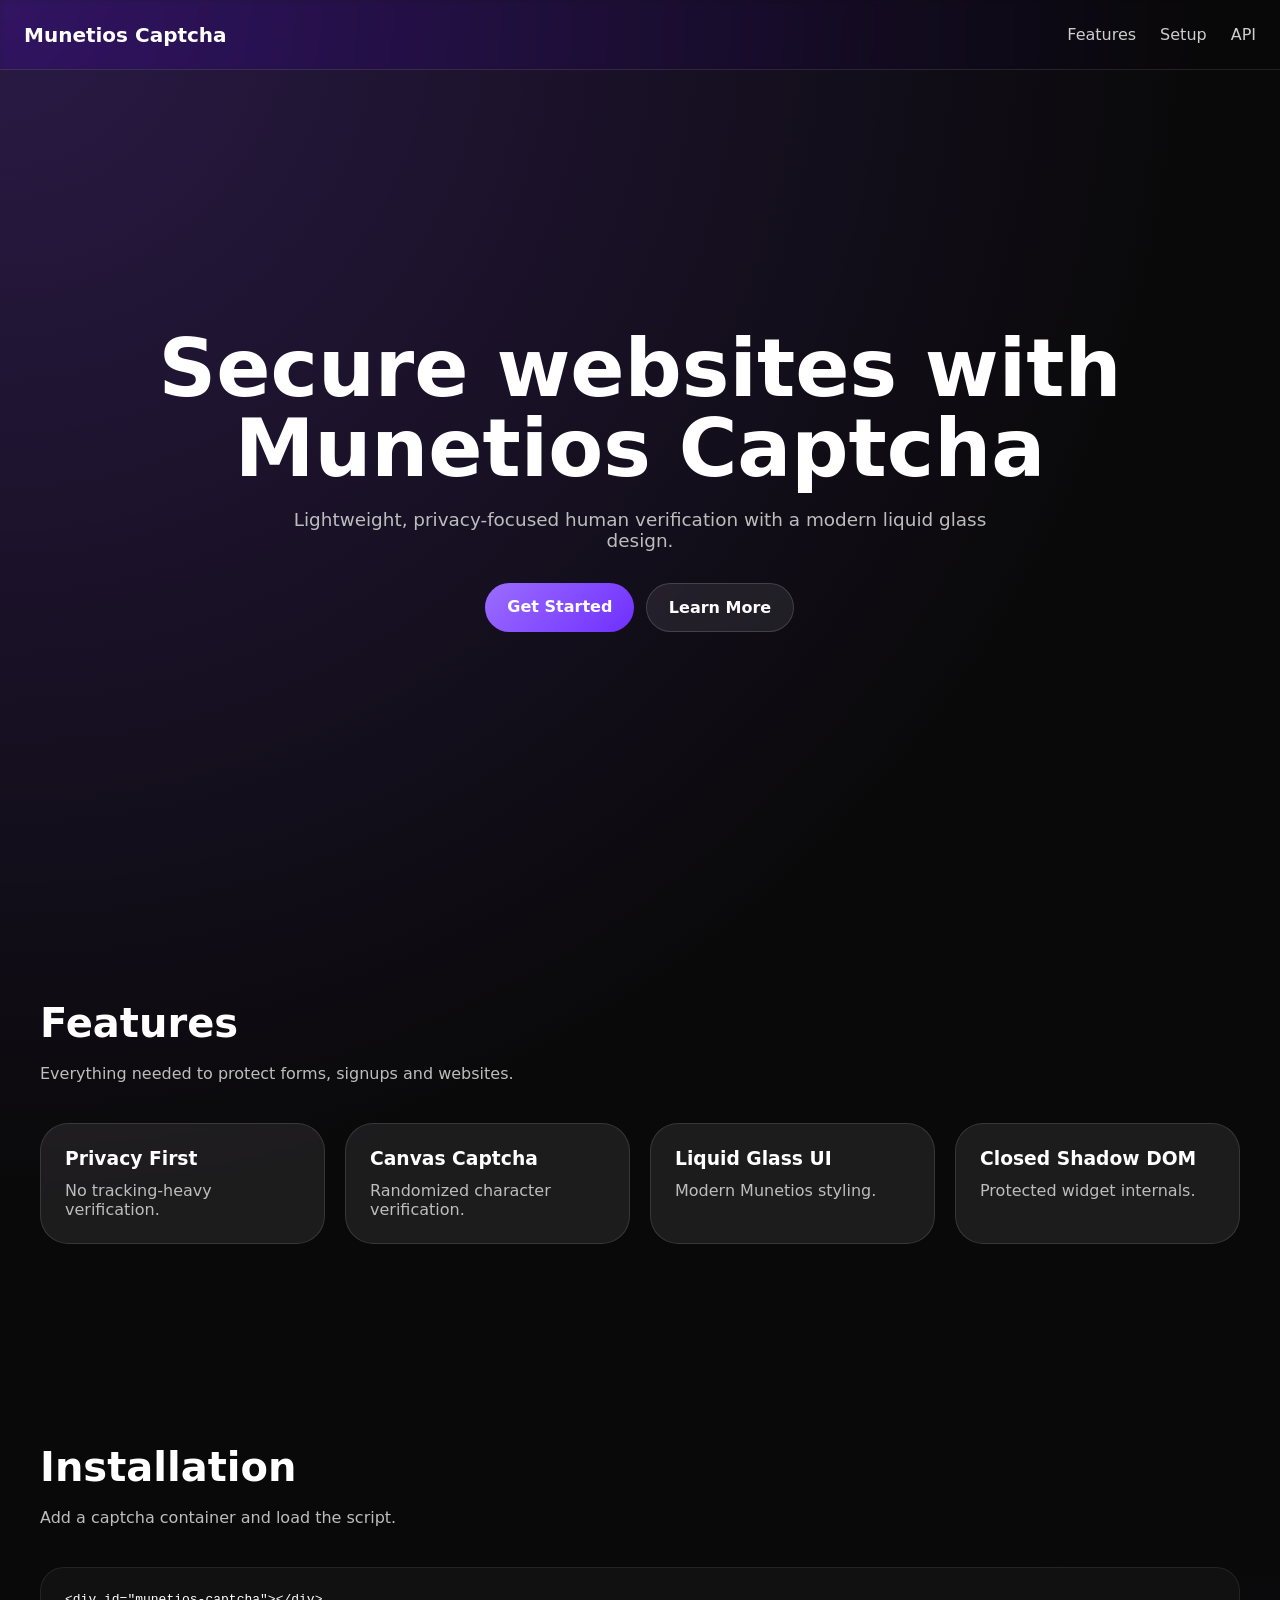
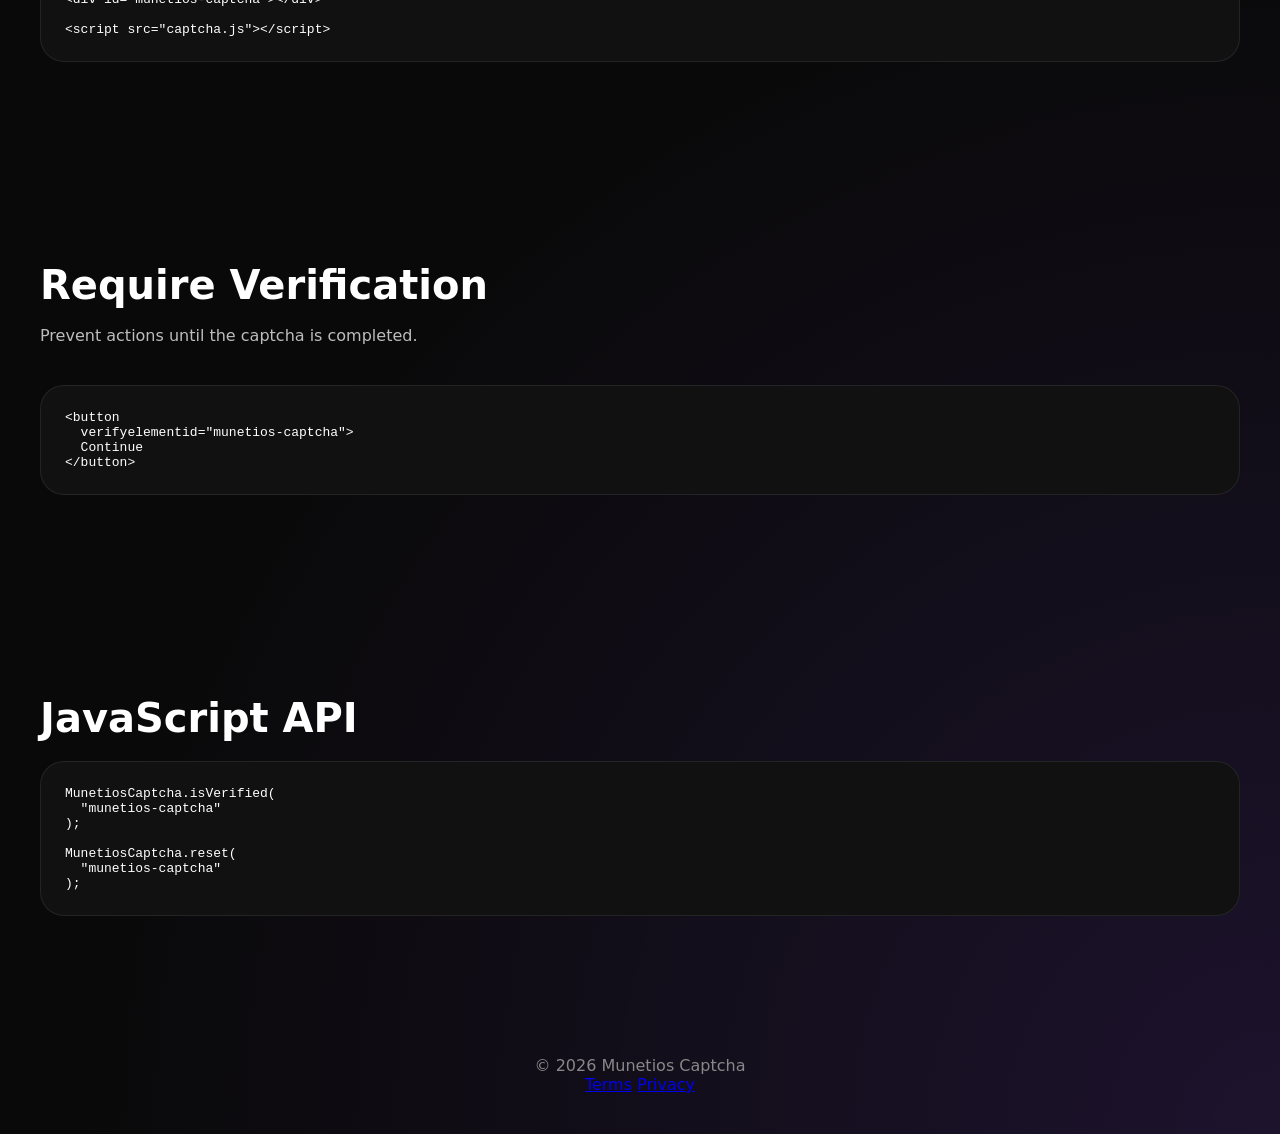
<file: captcha/index.html>
<!DOCTYPE html>
<html lang="en">
<head>
<meta charset="UTF-8">
<meta name="viewport" content="width=device-width, initial-scale=1.0">

<title>Munetios Captcha</title>

<link rel="stylesheet" href="https://api.munetios.com/beautiful-css/beautiful.css">

<style>
*{
  box-sizing:border-box;
  margin:0;
  padding:0;
}

body{
  font-family:"Munetios Sans","Google Sans Flex",system-ui,sans-serif;
  background:
  radial-gradient(circle at top left,
  rgba(143,77,255,.25),
  transparent 40%),
  radial-gradient(circle at bottom right,
  rgba(143,77,255,.15),
  transparent 40%),
  #090909;

  color:white;
}

/* Topbar */

.topbar{
  position:fixed;
  top:0;
  left:0;
  right:0;

  height:70px;

  display:flex;
  align-items:center;
  justify-content:space-between;

  padding:0 24px;

  z-index:1000;

  background:rgba(25,25,25,.01);

  backdrop-filter:blur(2px) saturate(180%);
  -webkit-backdrop-filter:blur(2px) saturate(180%);

  border-bottom:1px solid rgba(255,255,255,.1);
}

.logo{
  font-size:1.25rem;
  font-weight:700;
}

.nav{
  display:flex;
  gap:24px;
}

.nav a{
  color:white;
  text-decoration:none;
  opacity:.8;
}

.nav a:hover{
  opacity:1;
}

/* Hero */

.hero{
  min-height:100vh;

  display:flex;
  align-items:center;
  justify-content:center;

  padding:120px 24px 60px;
}

.hero-content{
  max-width:1000px;
  text-align:center;
}

.hero h1{
  font-size:clamp(3rem,8vw,5rem);
  line-height:1;
  margin-bottom:20px;
}

.hero p{
  font-size:1.15rem;
  color:#bdbdbd;
  max-width:700px;
  margin:auto;
}

.hero-buttons{
  margin-top:32px;

  display:flex;
  justify-content:center;
  gap:12px;
  flex-wrap:wrap;
}

.btn{
  padding:14px 22px;
  border-radius:999px;
  text-decoration:none;
  font-weight:600;
}

.btn-primary{
  color:white;

  background:
  linear-gradient(
  135deg,
  #9b6dff,
  #6f2fff
  );
}

.btn-secondary{
  color:white;

  border:1px solid rgba(255,255,255,.15);

  background:
  rgba(255,255,255,.08);

  backdrop-filter:blur(2px);
}

/* Sections */

section{
  padding:100px 24px;
}

.container{
  max-width:1200px;
  margin:auto;
}

.section-title{
  font-size:2.5rem;
  margin-bottom:18px;
}

.section-description{
  color:#bdbdbd;
  margin-bottom:40px;
}

/* Cards */

.grid{
  display:grid;
  gap:20px;

  grid-template-columns:
  repeat(auto-fit,minmax(260px,1fr));
}

.card{
  padding:24px;

  border-radius:28px;

  background:
  rgba(255,255,255,.08);

  border:1px solid rgba(255,255,255,.12);

  backdrop-filter:blur(2px) saturate(180%);
}

.card h3{
  margin-bottom:12px;
}

.card p{
  color:#bdbdbd;
}

/* Code */

.code{
  margin-top:20px;

  background:#111;

  border-radius:24px;

  overflow:auto;

  padding:24px;

  border:1px solid rgba(255,255,255,.08);
}

.code pre{
  white-space:pre-wrap;
  font-family:monospace;
}

/* Footer */

footer{
  padding:40px 24px;
  text-align:center;
  color:#888;
}
</style>
</head>
<body>

<header class="topbar">
  <div class="logo">
    Munetios Captcha
  </div>

  <nav class="nav">
    <a href="#features">Features</a>
    <a href="#install">Setup</a>
    <a href="#api">API</a>
  </nav>
</header>

<section class="hero">
  <div class="hero-content">

    <h1>
      Secure websites with
      Munetios Captcha
    </h1>

    <p>
      Lightweight, privacy-focused human verification
      with a modern liquid glass design.
    </p>

    <div class="hero-buttons">
      <a href="#install" class="btn btn-primary">
        Get Started
      </a>

      <a href="#features" class="btn btn-secondary">
        Learn More
      </a>
    </div>

  </div>
</section>

<section id="features">
  <div class="container">

    <h2 class="section-title">
      Features
    </h2>

    <p class="section-description">
      Everything needed to protect forms,
      signups and websites.
    </p>

    <div class="grid">

      <div class="card">
        <h3>Privacy First</h3>
        <p>
          No tracking-heavy verification.
        </p>
      </div>

      <div class="card">
        <h3>Canvas Captcha</h3>
        <p>
          Randomized character verification.
        </p>
      </div>

      <div class="card">
        <h3>Liquid Glass UI</h3>
        <p>
          Modern Munetios styling.
        </p>
      </div>

      <div class="card">
        <h3>Closed Shadow DOM</h3>
        <p>
          Protected widget internals.
        </p>
      </div>

    </div>

  </div>
</section>

<section id="install">
  <div class="container">

    <h2 class="section-title">
      Installation
    </h2>

    <p class="section-description">
      Add a captcha container and load the script.
    </p>

    <div class="code">
<pre>
&lt;div id="munetios-captcha"&gt;&lt;/div&gt;

&lt;script src="captcha.js"&gt;&lt;/script&gt;
</pre>
    </div>

  </div>
</section>

<section>
  <div class="container">

    <h2 class="section-title">
      Require Verification
    </h2>

    <p class="section-description">
      Prevent actions until the captcha is completed.
    </p>

    <div class="code">
<pre>
&lt;button
  verifyelementid="munetios-captcha"&gt;
  Continue
&lt;/button&gt;
</pre>
    </div>

  </div>
</section>

<section id="api">
  <div class="container">

    <h2 class="section-title">
      JavaScript API
    </h2>

    <div class="code">
<pre>
MunetiosCaptcha.isVerified(
  "munetios-captcha"
);

MunetiosCaptcha.reset(
  "munetios-captcha"
);
</pre>
    </div>

  </div>
</section>

<footer>
  © 2026 Munetios Captcha <br>
  <a href="https://www.munetios.com/policies/#/terms">Terms</a>
  <a href="https://www.munetios.com/policies/#/privacy">Privacy</a>
</footer>

</body>
</html>
</file>
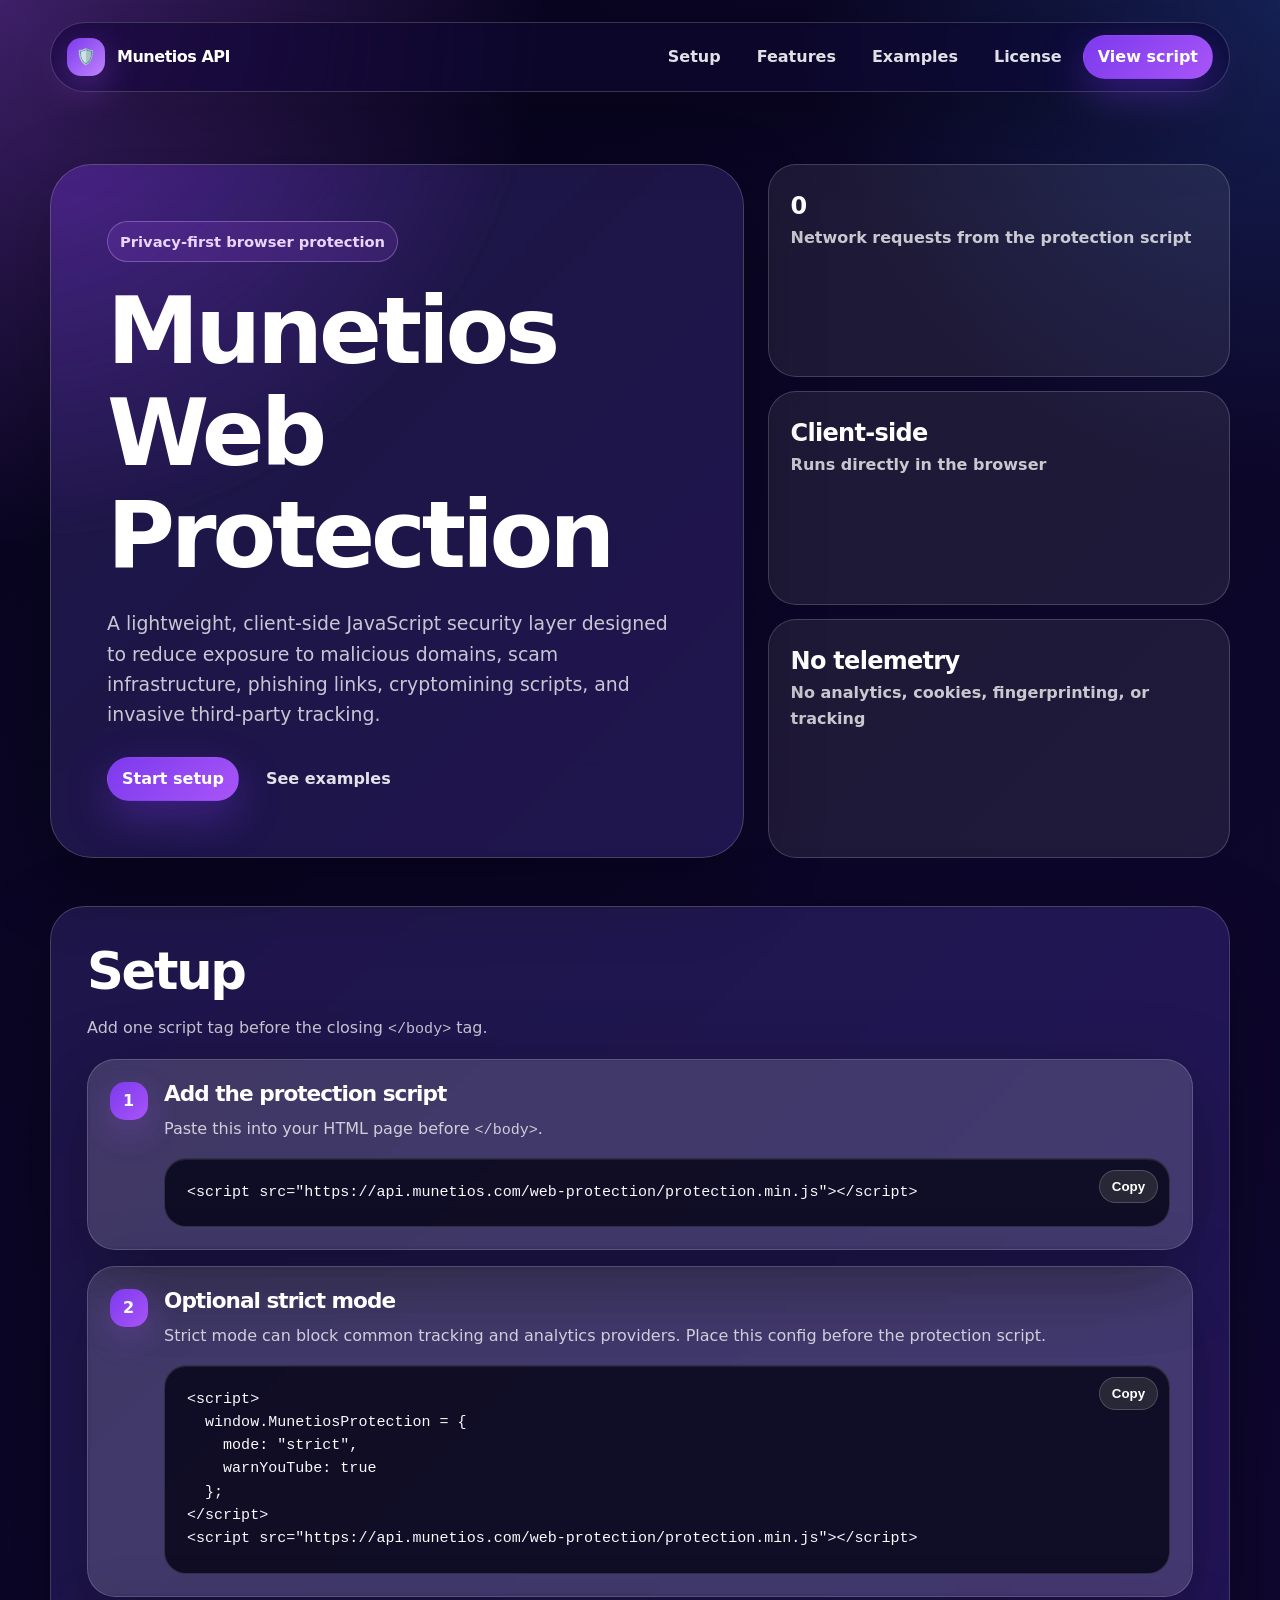
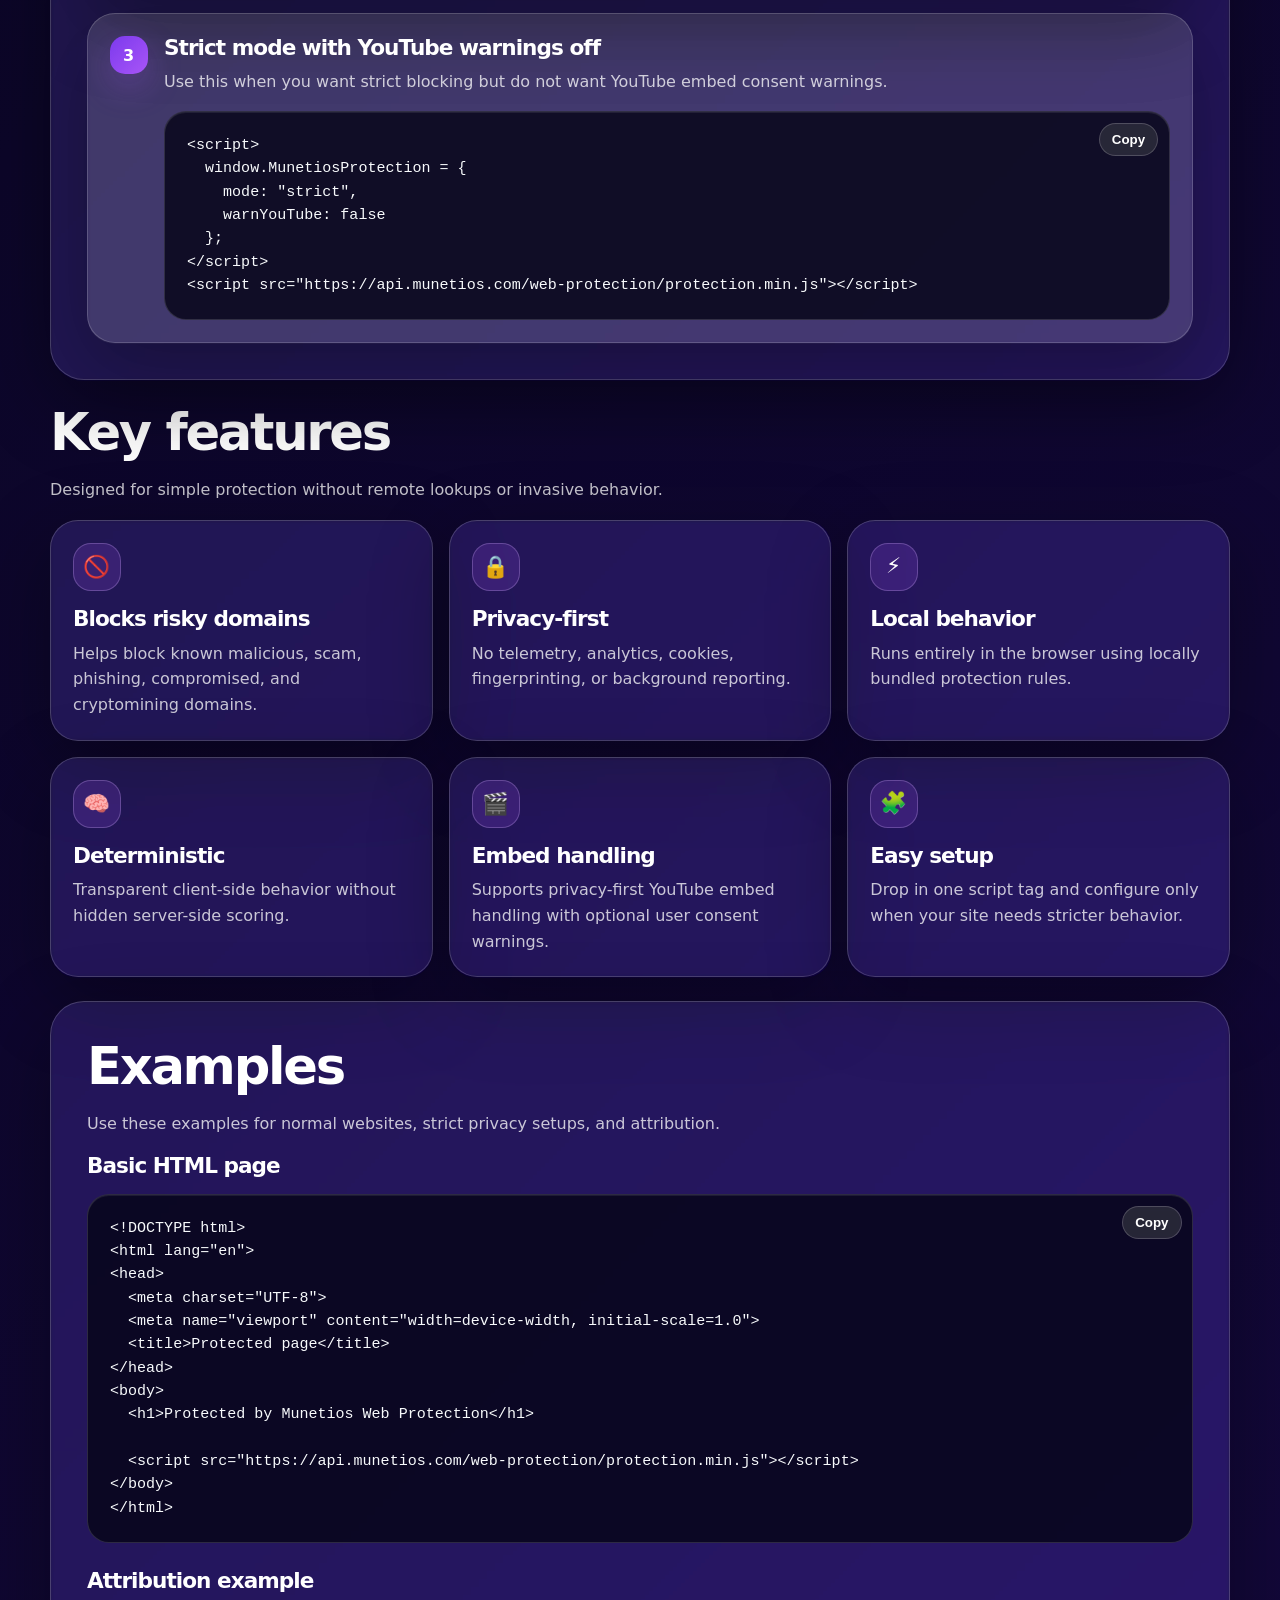
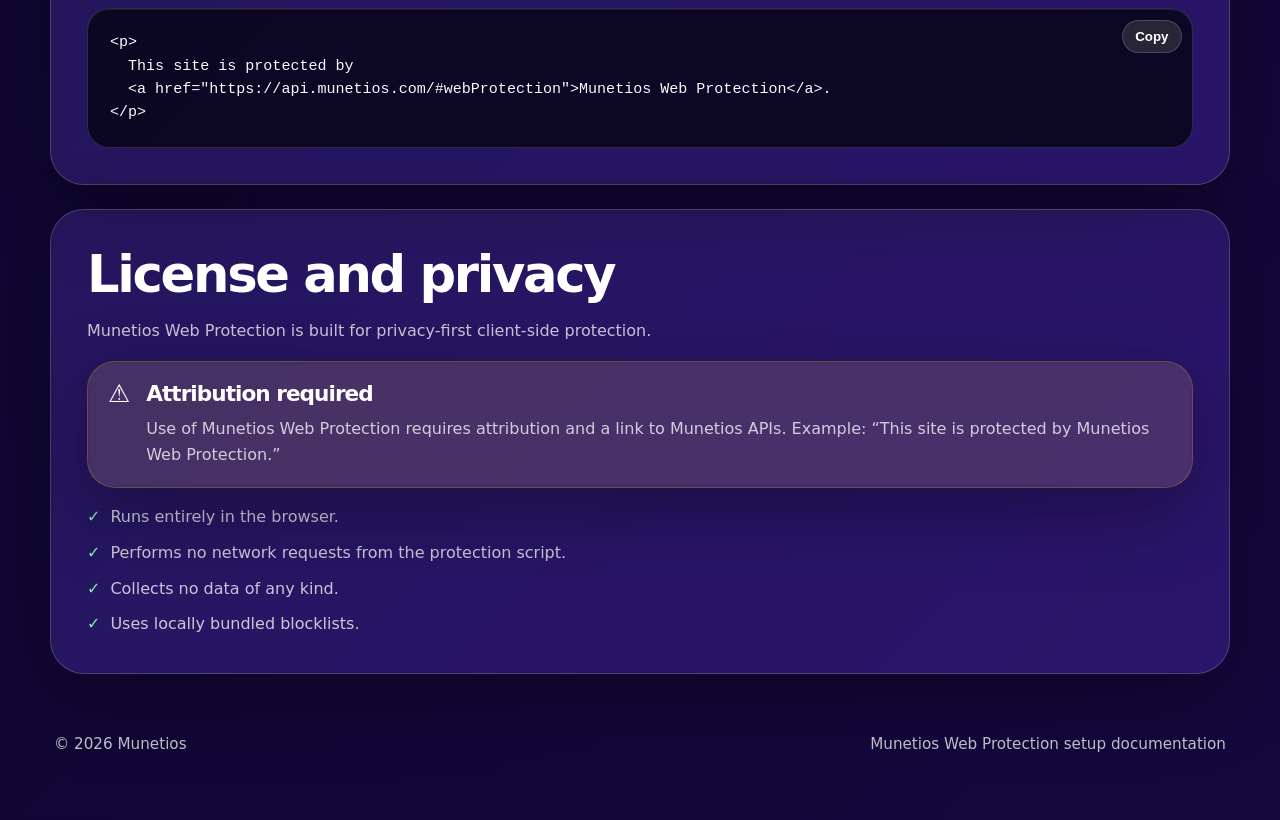
<file: web-protection/index.html>
<!DOCTYPE html>
<html lang="en">
<head>
  <meta charset="UTF-8" />
  <meta name="viewport" content="width=device-width, initial-scale=1.0" />

  <title>Munetios Web Protection Setup | Munetios API</title>
  <meta
    name="description"
    content="Set up Munetios Web Protection, a lightweight client-side JavaScript security layer for blocking malicious domains, phishing links, scam infrastructure, cryptomining scripts, and invasive tracking."
  />

  <link rel="stylesheet" href="https://api.munetios.com/beautiful-css/beautiful.css" />

  <style>
    :root {
      color-scheme: dark;
      --page-bg: #08051f;
      --page-bg-2: #14083d;
      --text: #ffffff;
      --muted: rgba(255, 255, 255, 0.76);
      --soft: rgba(255, 255, 255, 0.12);
      --soft-2: rgba(255, 255, 255, 0.18);
      --accent: #a855f7;
      --accent-2: #7c3aed;
      --success: #22c55e;
      --warning: #f59e0b;
      --danger: #fb7185;
      --code-bg: rgba(7, 5, 24, 0.82);
      --radius: 28px;
      --shadow: 0 24px 80px rgba(0, 0, 0, 0.32);
    }

    * {
      box-sizing: border-box;
    }

    html {
      scroll-behavior: smooth;
    }

    body {
      margin: 0;
      min-height: 100vh;
      font-family: "Munetios Sans", "Google Sans Flex", system-ui, -apple-system, BlinkMacSystemFont, "Segoe UI", sans-serif;
      background:
        radial-gradient(circle at top left, rgba(168, 85, 247, 0.34), transparent 34rem),
        radial-gradient(circle at top right, rgba(59, 130, 246, 0.22), transparent 30rem),
        linear-gradient(135deg, var(--page-bg), var(--page-bg-2));
      color: var(--text);
      line-height: 1.6;
    }

    a {
      color: #d8b4fe;
      text-decoration: none;
    }

    a:hover {
      text-decoration: underline;
    }

    .skip-link {
      position: fixed;
      left: 16px;
      top: 16px;
      transform: translateY(-140%);
      background: #ffffff;
      color: #111827;
      padding: 10px 14px;
      border-radius: 999px;
      z-index: 1000;
      transition: transform 0.2s ease;
    }

    .skip-link:focus {
      transform: translateY(0);
    }

    .site-shell {
      width: min(1180px, calc(100% - 32px));
      margin: 0 auto;
      padding: 22px 0 64px;
    }

    .topbar {
      position: sticky;
      top: 16px;
      z-index: 50;
      display: flex;
      align-items: center;
      justify-content: space-between;
      gap: 16px;
      padding: 12px 16px;
      border: 1px solid var(--soft-2);
      border-radius: 999px;
      background: rgba(14, 10, 38, 0.68);
      backdrop-filter: blur(2px) saturate(180%);
      box-shadow: var(--shadow);
    }

    .brand {
      display: inline-flex;
      align-items: center;
      gap: 12px;
      min-width: 0;
      color: #ffffff;
      font-weight: 800;
      letter-spacing: -0.03em;
    }

    .brand-mark {
      display: grid;
      place-items: center;
      width: 38px;
      height: 38px;
      border-radius: 14px;
      background: linear-gradient(135deg, #7c3aed, #c084fc);
      box-shadow: 0 12px 36px rgba(168, 85, 247, 0.38);
      flex: 0 0 auto;
    }

    .brand span:last-child {
      overflow: hidden;
      text-overflow: ellipsis;
      white-space: nowrap;
    }

    .nav {
      display: flex;
      align-items: center;
      gap: 6px;
      flex-wrap: wrap;
      justify-content: flex-end;
    }

    .nav a,
    .button {
      display: inline-flex;
      align-items: center;
      justify-content: center;
      gap: 8px;
      min-height: 40px;
      border: 1px solid transparent;
      border-radius: 999px;
      padding: 8px 14px;
      color: rgba(255, 255, 255, 0.88);
      font-weight: 700;
      background: transparent;
      cursor: pointer;
    }

    .nav a:hover,
    .button:hover {
      background: rgba(255, 255, 255, 0.1);
      text-decoration: none;
    }

    .button.primary {
      color: #ffffff;
      background: linear-gradient(135deg, var(--accent-2), var(--accent));
      box-shadow: 0 16px 42px rgba(124, 58, 237, 0.36);
    }

    .hero {
      display: grid;
      grid-template-columns: minmax(0, 1.2fr) minmax(320px, 0.8fr);
      gap: 24px;
      align-items: stretch;
      padding: 48px 0 24px;
    }

    .hero-card,
    .panel,
    .feature-card,
    .setup-card,
    .callout {
      border: 1px solid var(--soft-2);
      background: rgba(255, 255, 255, 0.08);
      backdrop-filter: blur(2px) saturate(180%);
      box-shadow: var(--shadow);
    }

    .hero-card {
      border-radius: 42px;
      padding: clamp(28px, 6vw, 56px);
    }

    .eyebrow {
      display: inline-flex;
      align-items: center;
      gap: 8px;
      margin: 0 0 18px;
      border: 1px solid rgba(216, 180, 254, 0.34);
      border-radius: 999px;
      padding: 8px 12px;
      color: #e9d5ff;
      background: rgba(168, 85, 247, 0.14);
      font-size: 0.92rem;
      font-weight: 800;
    }

    h1,
    h2,
    h3 {
      line-height: 1.1;
      letter-spacing: -0.045em;
    }

    h1 {
      margin: 0;
      font-size: clamp(2.65rem, 8vw, 5.8rem);
      max-width: 11ch;
    }

    h2 {
      margin: 0 0 16px;
      font-size: clamp(2rem, 4vw, 3.2rem);
    }

    h3 {
      margin: 0 0 10px;
      font-size: 1.35rem;
    }

    p {
      margin: 0;
    }

    .hero-text {
      max-width: 760px;
      margin-top: 22px;
      color: var(--muted);
      font-size: clamp(1rem, 2vw, 1.18rem);
    }

    .hero-actions {
      display: flex;
      flex-wrap: wrap;
      gap: 12px;
      margin-top: 28px;
    }

    .stats {
      display: grid;
      gap: 14px;
    }

    .stat {
      border-radius: 28px;
      padding: 22px;
      background: rgba(255, 255, 255, 0.08);
      border: 1px solid var(--soft-2);
    }

    .stat strong {
      display: block;
      font-size: 1.5rem;
      letter-spacing: -0.03em;
    }

    .stat span {
      color: var(--muted);
      font-weight: 650;
    }

    section {
      scroll-margin-top: 110px;
      margin-top: 24px;
    }

    .panel {
      border-radius: 34px;
      padding: clamp(22px, 4vw, 36px);
    }

    .section-header {
      display: flex;
      align-items: end;
      justify-content: space-between;
      gap: 16px;
      margin-bottom: 18px;
    }

    .section-header p {
      max-width: 680px;
      color: var(--muted);
    }

    .grid {
      display: grid;
      gap: 16px;
    }

    .grid.features {
      grid-template-columns: repeat(3, minmax(0, 1fr));
    }

    .feature-card,
    .setup-card {
      border-radius: 28px;
      padding: 22px;
    }

    .feature-icon {
      display: grid;
      place-items: center;
      width: 48px;
      height: 48px;
      margin-bottom: 16px;
      border-radius: 18px;
      background: rgba(168, 85, 247, 0.18);
      border: 1px solid rgba(216, 180, 254, 0.28);
      font-size: 1.35rem;
    }

    .feature-card p,
    .setup-card p,
    .callout p {
      color: var(--muted);
    }

    .code-wrap {
      position: relative;
      margin-top: 16px;
    }

    pre {
      margin: 0;
      padding: 22px;
      overflow-x: auto;
      border: 1px solid rgba(255, 255, 255, 0.14);
      border-radius: 22px;
      background: var(--code-bg);
      color: #f8fafc;
      line-height: 1.55;
      box-shadow: inset 0 1px 0 rgba(255, 255, 255, 0.08);
    }

    code {
      font-family: "SFMono-Regular", Consolas, "Liberation Mono", monospace;
      font-size: 0.94rem;
    }

    .copy-button {
      position: absolute;
      top: 12px;
      right: 12px;
      border: 1px solid rgba(255, 255, 255, 0.18);
      border-radius: 999px;
      padding: 8px 12px;
      color: #ffffff;
      background: rgba(255, 255, 255, 0.12);
      backdrop-filter: blur(2px);
      cursor: pointer;
      font-weight: 800;
    }

    .copy-button:hover {
      background: rgba(255, 255, 255, 0.18);
    }

    .steps {
      counter-reset: setup-step;
      display: grid;
      gap: 16px;
    }

    .setup-card {
      position: relative;
      padding-left: 76px;
    }

    .setup-card::before {
      counter-increment: setup-step;
      content: counter(setup-step);
      position: absolute;
      left: 22px;
      top: 22px;
      display: grid;
      place-items: center;
      width: 38px;
      height: 38px;
      border-radius: 15px;
      background: linear-gradient(135deg, var(--accent-2), var(--accent));
      font-weight: 900;
      box-shadow: 0 12px 34px rgba(168, 85, 247, 0.28);
    }

    .list {
      display: grid;
      gap: 10px;
      padding: 0;
      margin: 16px 0 0;
      list-style: none;
    }

    .list li {
      display: flex;
      gap: 10px;
      align-items: flex-start;
      color: var(--muted);
    }

    .list li::before {
      content: "✓";
      color: #86efac;
      font-weight: 900;
    }

    .callout {
      display: flex;
      gap: 16px;
      border-radius: 28px;
      padding: 20px;
      border-color: rgba(245, 158, 11, 0.28);
      background: rgba(245, 158, 11, 0.08);
    }

    .callout-icon {
      font-size: 1.55rem;
      line-height: 1;
      flex: 0 0 auto;
    }

    .footer {
      display: flex;
      flex-wrap: wrap;
      justify-content: space-between;
      gap: 14px;
      margin-top: 36px;
      padding: 22px 4px 0;
      color: var(--muted);
      font-size: 0.95rem;
    }

    @media (max-width: 860px) {
      .topbar {
        align-items: flex-start;
        border-radius: 28px;
        flex-direction: column;
      }

      .nav {
        justify-content: flex-start;
      }

      .hero {
        grid-template-columns: 1fr;
        padding-top: 28px;
      }

      .grid.features {
        grid-template-columns: 1fr;
      }

      .section-header {
        align-items: flex-start;
        flex-direction: column;
      }
    }

    @media (max-width: 520px) {
      .site-shell {
        width: min(100% - 20px, 1180px);
      }

      .hero-card,
      .panel {
        border-radius: 28px;
      }

      .nav a,
      .button {
        width: 100%;
      }

      .hero-actions {
        flex-direction: column;
      }

      .setup-card {
        padding-left: 22px;
        padding-top: 74px;
      }
    }
  </style>
</head>

<body>
  <a class="skip-link" href="#main">Skip to content</a>

  <div class="site-shell">
    <header class="topbar liquid-glass">
      <a class="brand" href="https://api.munetios.com/" aria-label="Munetios API home">
        <span class="brand-mark" aria-hidden="true">🛡️</span>
        <span>Munetios API</span>
      </a>

      <nav class="nav" aria-label="Main navigation">
        <a href="#setup">Setup</a>
        <a href="#features">Features</a>
        <a href="#examples">Examples</a>
        <a href="#license">License</a>
        <a class="button primary" href="https://api.munetios.com/web-protection/protection.min.js">View script</a>
      </nav>
    </header>

    <main id="main">
      <section class="hero" id="home">
        <div class="hero-card liquid-glass">
          <p class="eyebrow">Privacy-first browser protection</p>
          <h1>Munetios Web Protection</h1>
          <p class="hero-text">
            A lightweight, client-side JavaScript security layer designed to reduce exposure to malicious domains,
            scam infrastructure, phishing links, cryptomining scripts, and invasive third-party tracking.
          </p>

          <div class="hero-actions">
            <a class="button primary" href="#setup">Start setup</a>
            <a class="button" href="#examples">See examples</a>
          </div>
        </div>

        <aside class="stats" aria-label="Protection highlights">
          <div class="stat liquid-glass">
            <strong>0</strong>
            <span>Network requests from the protection script</span>
          </div>
          <div class="stat liquid-glass">
            <strong>Client-side</strong>
            <span>Runs directly in the browser</span>
          </div>
          <div class="stat liquid-glass">
            <strong>No telemetry</strong>
            <span>No analytics, cookies, fingerprinting, or tracking</span>
          </div>
        </aside>
      </section>

      <section id="setup" class="panel liquid-glass">
        <div class="section-header">
          <div>
            <h2>Setup</h2>
            <p>Add one script tag before the closing <code>&lt;/body&gt;</code> tag.</p>
          </div>
        </div>

        <div class="steps">
          <article class="setup-card">
            <h3>Add the protection script</h3>
            <p>Paste this into your HTML page before <code>&lt;/body&gt;</code>.</p>

            <div class="code-wrap">
              <button class="copy-button" data-copy="install-code">Copy</button>
              <pre><code id="install-code">&lt;script src="https://api.munetios.com/web-protection/protection.min.js"&gt;&lt;/script&gt;</code></pre>
            </div>
          </article>

          <article class="setup-card">
            <h3>Optional strict mode</h3>
            <p>
              Strict mode can block common tracking and analytics providers. Place this config before the protection script.
            </p>

            <div class="code-wrap">
              <button class="copy-button" data-copy="strict-code">Copy</button>
              <pre><code id="strict-code">&lt;script&gt;
  window.MunetiosProtection = {
    mode: "strict",
    warnYouTube: true
  };
&lt;/script&gt;
&lt;script src="https://api.munetios.com/web-protection/protection.min.js"&gt;&lt;/script&gt;</code></pre>
            </div>
          </article>

          <article class="setup-card">
            <h3>Strict mode with YouTube warnings off</h3>
            <p>Use this when you want strict blocking but do not want YouTube embed consent warnings.</p>

            <div class="code-wrap">
              <button class="copy-button" data-copy="youtube-code">Copy</button>
              <pre><code id="youtube-code">&lt;script&gt;
  window.MunetiosProtection = {
    mode: "strict",
    warnYouTube: false
  };
&lt;/script&gt;
&lt;script src="https://api.munetios.com/web-protection/protection.min.js"&gt;&lt;/script&gt;</code></pre>
            </div>
          </article>
        </div>
      </section>

      <section id="features">
        <div class="section-header">
          <div>
            <h2>Key features</h2>
            <p>Designed for simple protection without remote lookups or invasive behavior.</p>
          </div>
        </div>

        <div class="grid features">
          <article class="feature-card liquid-glass">
            <div class="feature-icon">🚫</div>
            <h3>Blocks risky domains</h3>
            <p>Helps block known malicious, scam, phishing, compromised, and cryptomining domains.</p>
          </article>

          <article class="feature-card liquid-glass">
            <div class="feature-icon">🔒</div>
            <h3>Privacy-first</h3>
            <p>No telemetry, analytics, cookies, fingerprinting, or background reporting.</p>
          </article>

          <article class="feature-card liquid-glass">
            <div class="feature-icon">⚡</div>
            <h3>Local behavior</h3>
            <p>Runs entirely in the browser using locally bundled protection rules.</p>
          </article>

          <article class="feature-card liquid-glass">
            <div class="feature-icon">🧠</div>
            <h3>Deterministic</h3>
            <p>Transparent client-side behavior without hidden server-side scoring.</p>
          </article>

          <article class="feature-card liquid-glass">
            <div class="feature-icon">🎬</div>
            <h3>Embed handling</h3>
            <p>Supports privacy-first YouTube embed handling with optional user consent warnings.</p>
          </article>

          <article class="feature-card liquid-glass">
            <div class="feature-icon">🧩</div>
            <h3>Easy setup</h3>
            <p>Drop in one script tag and configure only when your site needs stricter behavior.</p>
          </article>
        </div>
      </section>

      <section id="examples" class="panel liquid-glass">
        <div class="section-header">
          <div>
            <h2>Examples</h2>
            <p>Use these examples for normal websites, strict privacy setups, and attribution.</p>
          </div>
        </div>

        <h3>Basic HTML page</h3>
        <div class="code-wrap">
          <button class="copy-button" data-copy="page-code">Copy</button>
          <pre><code id="page-code">&lt;!DOCTYPE html&gt;
&lt;html lang="en"&gt;
&lt;head&gt;
  &lt;meta charset="UTF-8"&gt;
  &lt;meta name="viewport" content="width=device-width, initial-scale=1.0"&gt;
  &lt;title&gt;Protected page&lt;/title&gt;
&lt;/head&gt;
&lt;body&gt;
  &lt;h1&gt;Protected by Munetios Web Protection&lt;/h1&gt;

  &lt;script src="https://api.munetios.com/web-protection/protection.min.js"&gt;&lt;/script&gt;
&lt;/body&gt;
&lt;/html&gt;</code></pre>
        </div>

        <br />

        <h3>Attribution example</h3>
        <div class="code-wrap">
          <button class="copy-button" data-copy="attribution-code">Copy</button>
          <pre><code id="attribution-code">&lt;p&gt;
  This site is protected by
  &lt;a href="https://api.munetios.com/#webProtection"&gt;Munetios Web Protection&lt;/a&gt;.
&lt;/p&gt;</code></pre>
        </div>
      </section>

      <section id="license" class="panel liquid-glass">
        <div class="section-header">
          <div>
            <h2>License and privacy</h2>
            <p>Munetios Web Protection is built for privacy-first client-side protection.</p>
          </div>
        </div>

        <div class="callout">
          <div class="callout-icon" aria-hidden="true">⚠️</div>
          <div>
            <h3>Attribution required</h3>
            <p>
              Use of Munetios Web Protection requires attribution and a link to Munetios APIs.
              Example: “This site is protected by Munetios Web Protection.”
            </p>
          </div>
        </div>

        <ul class="list">
          <li>Runs entirely in the browser.</li>
          <li>Performs no network requests from the protection script.</li>
          <li>Collects no data of any kind.</li>
          <li>Uses locally bundled blocklists.</li>
        </ul>
      </section>
    </main>

    <footer class="footer">
      <span>© 2026 Munetios</span>
      <span>Munetios Web Protection setup documentation</span>
    </footer>
  </div>

  <script>
    const copyButtons = document.querySelectorAll("[data-copy]");

    copyButtons.forEach((button) => {
      button.addEventListener("click", async () => {
        const targetId = button.getAttribute("data-copy");
        const target = document.getElementById(targetId);

        if (!target) {
          return;
        }

        const text = target.innerText;

        try {
          await navigator.clipboard.writeText(text);
          const originalText = button.innerText;
          button.innerText = "Copied";
          setTimeout(() => {
            button.innerText = originalText;
          }, 1200);
        } catch (error) {
          button.innerText = "Copy failed";
          setTimeout(() => {
            button.innerText = "Copy";
          }, 1200);
        }
      });
    });
  </script>
</body>
</html>
</file>
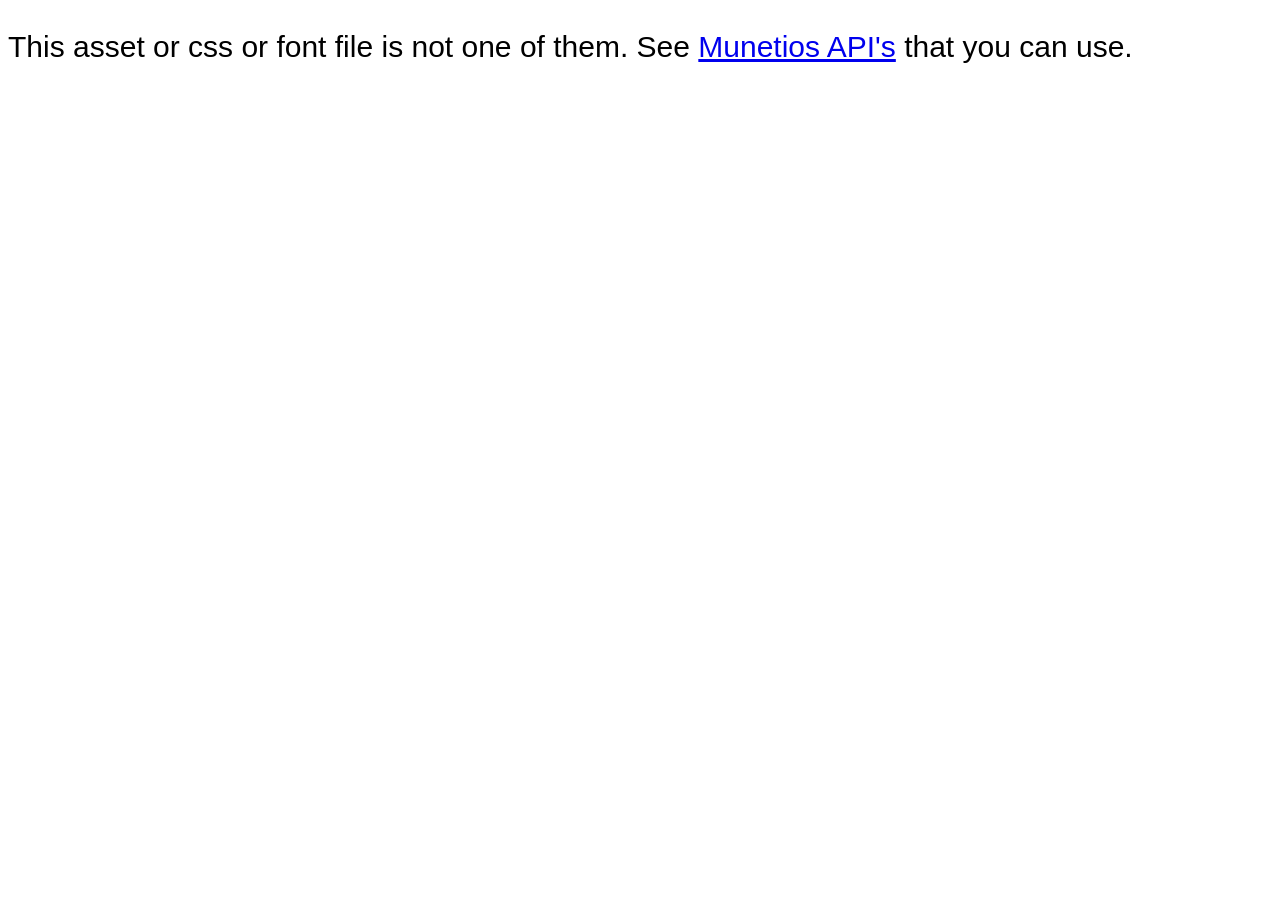
<file: License/munetios-restricted.html>
<!doctype html>
<html lang="en">
  <head>
    <meta charset="UTF-8" />
    <meta name="viewport" content="width=device-width, initial-scale=1.0" />
    <style>
      body {
        font-family: sans-serif;
        font-size: 30px;
      }
    </style>
  </head>
  <body>
    <p>
      This asset or css or font file is not one of them. See
      <a href="https://api.munetios.com">Munetios API's</a> that you can use.
    </p>
  </body>
</html>
</file>
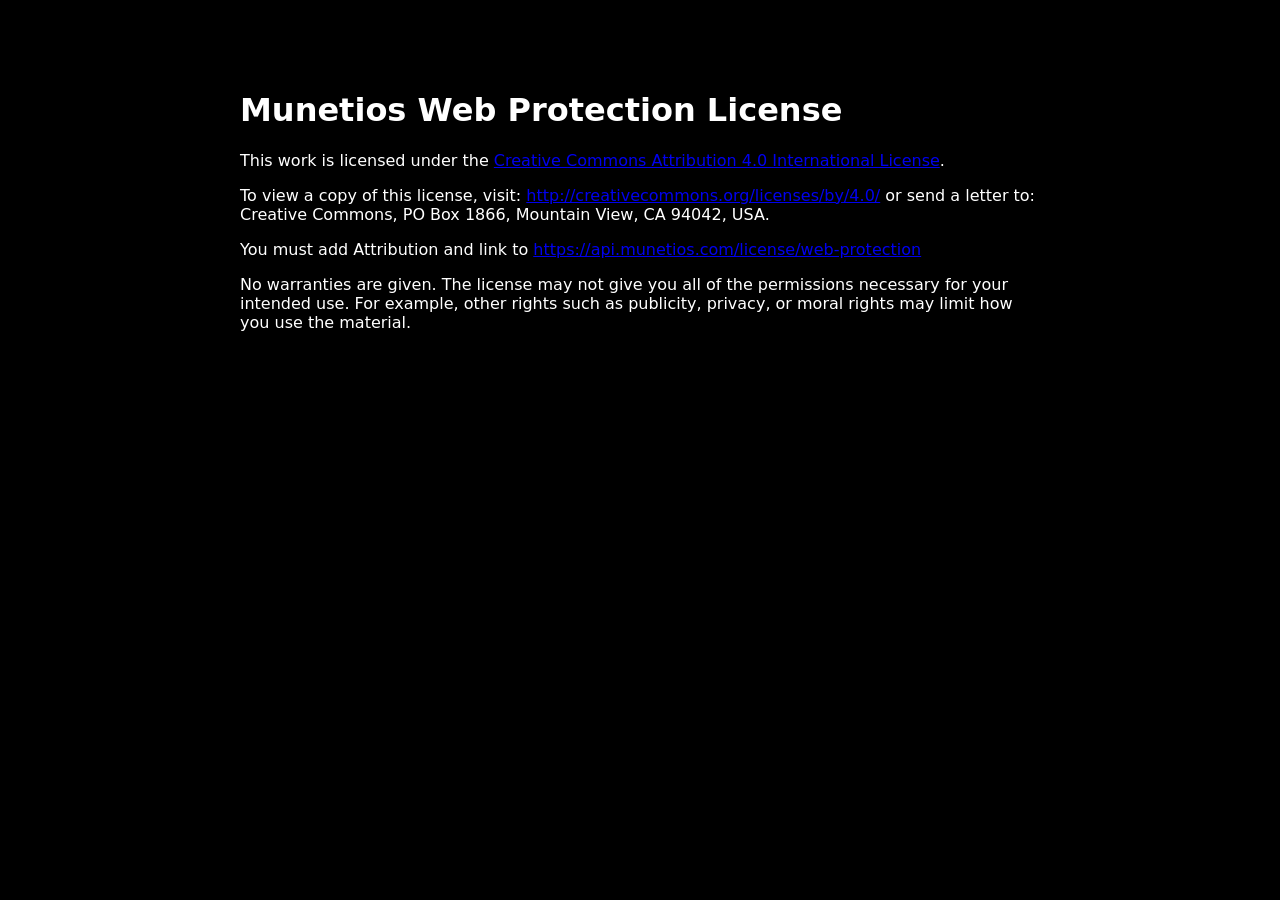
<file: License/web-protection.html>
<!doctype html>
<html lang="en">
  <head>
    <meta charset="UTF-8" />
    <meta name="viewport" content="width=device-width, initial-scale=1.0" />
    <title>Munetios Web Protection License</title>
    <link
      rel="stylesheet"
      href="https://api.munetios.com/beautiful-css/beautiful.css"
    />
    <style>
      body {
        font-family:
          system-ui,
          -apple-system,
          BlinkMacSystemFont,
          "Segoe UI",
          Roboto,
          Oxygen,
          Ubuntu,
          Cantarell,
          "Open Sans",
          "Helvetica Neue",
          sans-serif;
        background-color: #000000;
        color: #ffffff;
        margin: 0;
        padding: 0;
      }
      .container {
        max-width: 800px;
        margin: 50px auto;
        padding: 20px;
        border-radius: 10px;
      }
    </style>
  </head>
  <body>
    <div class="container liquid-glass">
      <h1>Munetios Web Protection License</h1>
      <p>
        This work is licensed under the
        <a href="http://creativecommons.org/licenses/by/4.0/"
          >Creative Commons Attribution 4.0 International License</a
        >.
      </p>
      <p>
        To view a copy of this license, visit:
        <a href="http://creativecommons.org/licenses/by/4.0/"
          >http://creativecommons.org/licenses/by/4.0/</a
        >
        or send a letter to: Creative Commons, PO Box 1866, Mountain View, CA
        94042, USA.
      </p>
      <p>
        You must add Attribution and link to
        <a href="https://api.munetios.com/license/web-protection"
          >https://api.munetios.com/license/web-protection</a
        >
      </p>
      <p>
        No warranties are given. The license may not give you all of the
        permissions necessary for your intended use. For example, other rights
        such as publicity, privacy, or moral rights may limit how you use the
        material.
      </p>
    </div>
  </body>
</html>
</file>
